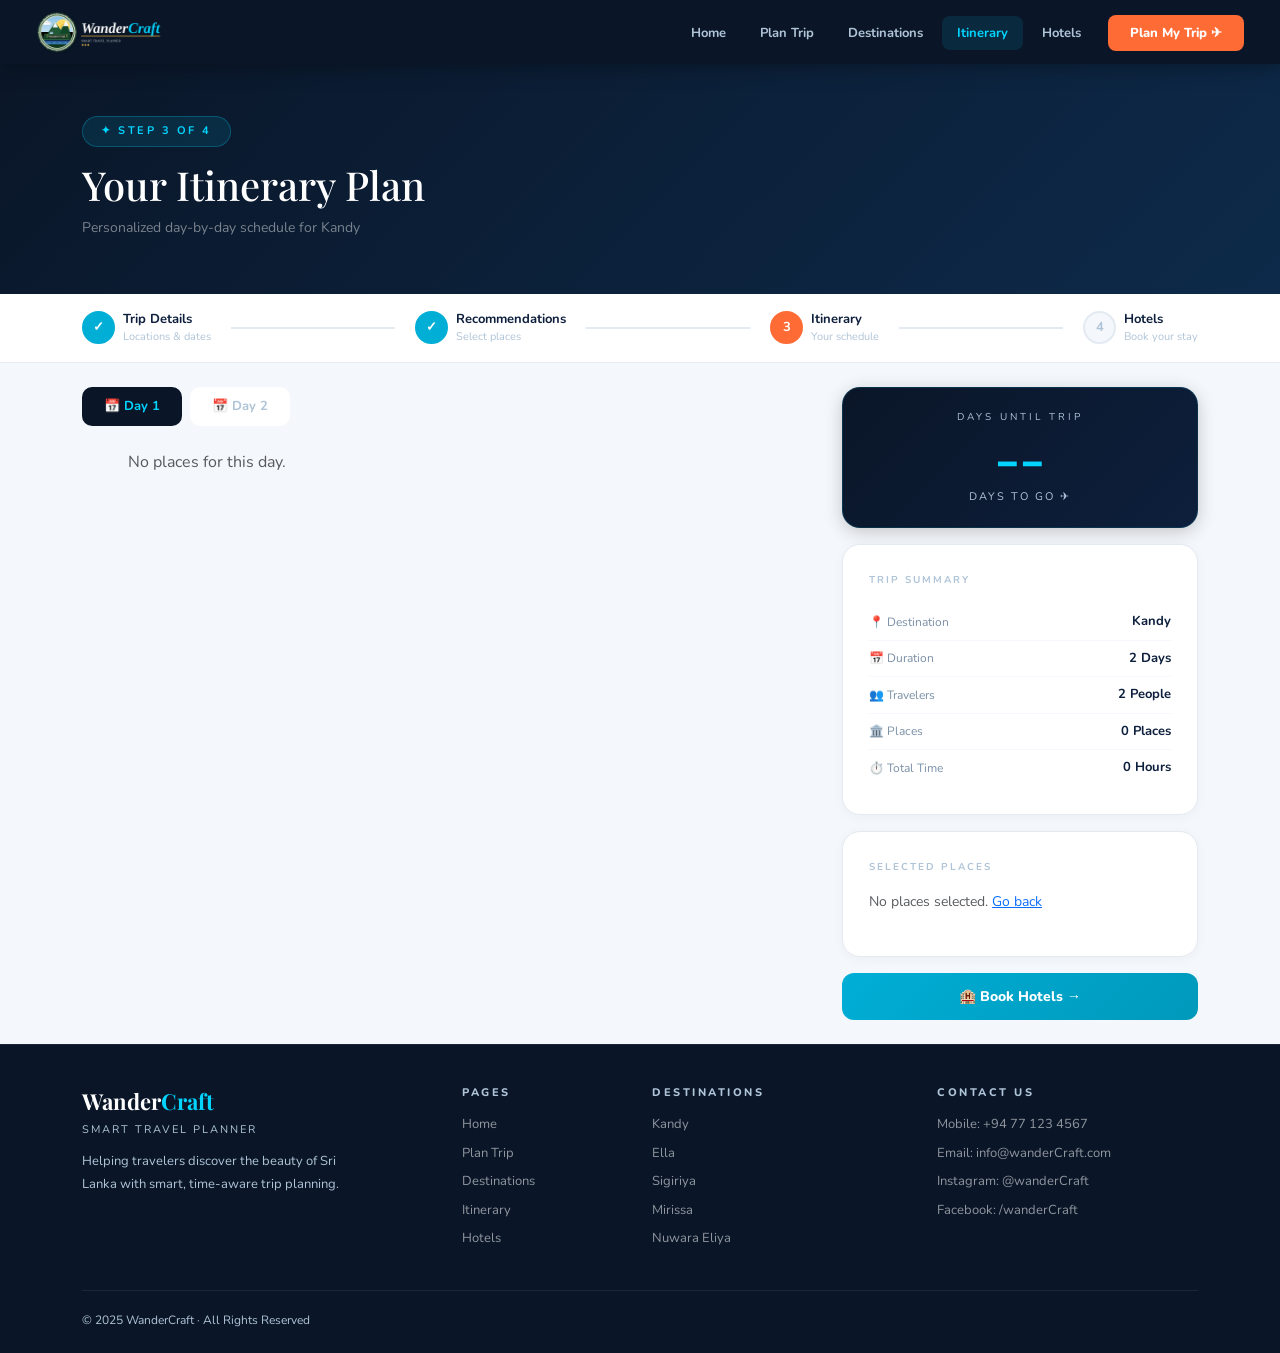
<file: itinerary.html>
<!DOCTYPE html>
<html lang="en">
<head>
    <meta charset="UTF-8">
    <meta name="viewport" content="width=device-width, initial-scale=1.0">
    <title>WanderCraft</title>
    <link href="https://cdn.jsdelivr.net/npm/bootstrap@5.3.0/dist/css/bootstrap.min.css" rel="stylesheet"/>
    <link href="https://cdn.jsdelivr.net/npm/bootstrap-icons@1.10.5/font/bootstrap-icons.css" rel="stylesheet"/>
    <link href="https://fonts.googleapis.com/css2?family=Playfair+Display:ital,wght@0,700;1,700&family=Nunito:wght@300;400;600;700;800&display=swap" rel="stylesheet"/>
    <link rel="stylesheet" href="style.css"/>
</head>
<body>

    <nav class="navbar navbar-expand-lg wc-navbar sticky-top">
        <div class="container-fluid">
            <a class="wc-logo-wrap" href="index.html">
                <img src="images/logo.png" alt="WanderCraft" class="wc-nav-logo"/>
            </a>
            <button class="navbar-toggler" type="button" data-bs-toggle="collapse" data-bs-target="#navMenu">
                <i class="bi bi-list text-white fs-4"></i>
            </button>
            <div class="collapse navbar-collapse" id="navMenu">
                <ul class="navbar-nav ms-auto align-items-center gap-1 py-2 py-lg-0">
                    <li><a class="wc-nav-link" href="index.html">Home</a></li>
                    <li><a class="wc-nav-link" href="plain.html">Plan Trip</a></li>
                    <li><a class="wc-nav-link" href="destinations.html">Destinations</a></li>
                    <li><a class="wc-nav-link active-page" href="itinerary.html">Itinerary</a></li>
                    <li><a class="wc-nav-link" href="hotels.html">Hotels</a></li>
                    <li class="ms-2"><a class="wc-nav-cta" href="plain.html">Plan My Trip ✈</a></li>
                </ul>
            </div>
        </div>
    </nav>

    <div class="wc-page-header">
        <div class="container">
            <div class="wc-eyebrow">✦ STEP 3 OF 4</div>
            <h2 class="wc-page-title">Your Itinerary Plan</h2>
            <p class="wc-page-sub">Personalized day-by-day schedule for <span id="itin-dest-sub">Kandy</span></p>
        </div>
    </div>

    <div class="wc-steps-bar">
        <div class="container">
            <div class="d-flex align-items-center flex-wrap gap-2">
                <div class="wc-step">
                    <div class="wc-step-circle done">✓</div>
                    <div class="ms-2">
                        <div class="wc-step-lbl">Trip Details</div>
                        <div class="wc-step-sub">Locations &amp; dates</div>
                    </div>
                </div>
                <div class="wc-step-line"></div>
                <div class="wc-step">
                    <div class="wc-step-circle done">✓</div>
                    <div class="ms-2">
                        <div class="wc-step-lbl">Recommendations</div>
                        <div class="wc-step-sub">Select places</div>
                    </div>
                </div>
                <div class="wc-step-line"></div>
                <div class="wc-step">
                    <div class="wc-step-circle active">3</div>
                    <div class="ms-2">
                        <div class="wc-step-lbl">Itinerary</div>
                        <div class="wc-step-sub">Your schedule</div>
                    </div>
                </div>
                <div class="wc-step-line"></div>
                <div class="wc-step">
                    <div class="wc-step-circle">4</div>
                    <div class="ms-2">
                        <div class="wc-step-lbl">Hotels</div>
                        <div class="wc-step-sub">Book your stay</div>
                    </div>
                </div>
            </div>
        </div>
    </div>

    <div class="py-4" style="background:#f4f7fb;">
        <div class="container">
            <div class="row g-4">

                <div class="col-lg-8">
                    <div class="d-flex gap-2 mb-4">
                        <button class="wc-day-tab active-day-tab" id="day1-tab" onclick="switchDay(1)">📅 Day 1</button>
                        <button class="wc-day-tab" id="day2-tab" onclick="switchDay(2)">📅 Day 2</button>
                    </div>
                    <div id="day1-timeline">
                        <div class="wc-timeline" id="day1-content"></div>
                    </div>
                    <div id="day2-timeline" class="d-none">
                        <div class="wc-timeline" id="day2-content"></div>
                    </div>
                    <div class="wc-ov-alert mt-3" id="ov-alert" style="display:none;"></div>
                </div>

                <div class="col-lg-4">
                    <div class="wc-countdown-card mb-3">
                        <div class="wc-cd-label">DAYS UNTIL TRIP</div>
                        <div class="wc-cd-number" id="countdown-num">--</div>
                        <div class="wc-cd-sub">DAYS TO GO ✈</div>
                    </div>
                    <div class="wc-panel mb-3">
                        <div class="wc-side-label mb-3">TRIP SUMMARY</div>
                        <div class="wc-sum-row">
                            <span class="wc-sum-key">📍 Destination</span>
                            <span class="wc-sum-val" id="sum-dest">--</span>
                        </div>
                        <div class="wc-sum-row">
                            <span class="wc-sum-key">📅 Duration</span>
                            <span class="wc-sum-val" id="sum-days">--</span>
                        </div>
                        <div class="wc-sum-row">
                            <span class="wc-sum-key">👥 Travelers</span>
                            <span class="wc-sum-val" id="sum-travelers">--</span>
                        </div>
                        <div class="wc-sum-row">
                            <span class="wc-sum-key">🏛️ Places</span>
                            <span class="wc-sum-val" id="sum-places">--</span>
                        </div>
                        <div class="wc-sum-row">
                            <span class="wc-sum-key">⏱️ Total Time</span>
                            <span class="wc-sum-val" id="sum-time">--</span>
                        </div>
                    </div>
                    <div class="wc-panel mb-3">
                        <div class="wc-side-label mb-3">SELECTED PLACES</div>
                        <div id="selected-places-list">
                            <p class="text-muted small">No places selected yet. <a href="destinations.html">Go back</a></p>
                        </div>
                    </div>
                    <button class="wc-btn-hotels" onclick="window.location.href='hotels.html'">🏨 Book Hotels →</button>
                </div>

            </div>
        </div>
    </div>

    <footer class="wc-footer">
        <div class="container">
            <div class="row g-4">
                <div class="col-lg-4">
                    <div class="wc-footer-brand">Wander<span>Craft</span></div>
                    <div class="wc-footer-tag">SMART TRAVEL PLANNER</div>
                    <p class="wc-footer-desc">Helping travelers discover the beauty of Sri Lanka with smart, time-aware trip planning.</p>
                </div>
                <div class="col-lg-2 col-6">
                    <div class="wc-footer-head">PAGES</div>
                    <a href="index.html" class="wc-footer-link">Home</a>
                    <a href="plain.html" class="wc-footer-link">Plan Trip</a>
                    <a href="destinations.html" class="wc-footer-link">Destinations</a>
                    <a href="itinerary.html" class="wc-footer-link">Itinerary</a>
                    <a href="hotels.html" class="wc-footer-link">Hotels</a>
                </div>
                <div class="col-lg-3 col-6">
                    <div class="wc-footer-head">DESTINATIONS</div>
                    <a href="plain.html" class="wc-footer-link">Kandy</a>
                    <a href="plain.html" class="wc-footer-link">Ella</a>
                    <a href="plain.html" class="wc-footer-link">Sigiriya</a>
                    <a href="plain.html" class="wc-footer-link">Mirissa</a>
                    <a href="plain.html" class="wc-footer-link">Nuwara Eliya</a>
                </div>
                <div class="col-lg-3">
                    <div class="wc-footer-head">CONTACT US</div>
                    <p class="wc-footer-link" style="cursor:default">Mobile: +94 77 123 4567</p>
                    <p class="wc-footer-link" style="cursor:default">Email: info@wanderCraft.com</p>
                    <p class="wc-footer-link" style="cursor:default">Instagram: @wanderCraft</p>
                    <p class="wc-footer-link" style="cursor:default">Facebook: /wanderCraft</p>
                </div>
            </div>
            <div class="wc-footer-bottom">
                <div class="wc-footer-copy">© 2025 WanderCraft · All Rights Reserved</div>
            </div>
        </div>
    </footer>

    <script src="https://cdn.jsdelivr.net/npm/bootstrap@5.3.0/dist/js/bootstrap.bundle.min.js"></script>
    <script src="script.js"></script>

</body>
</html>
</file>
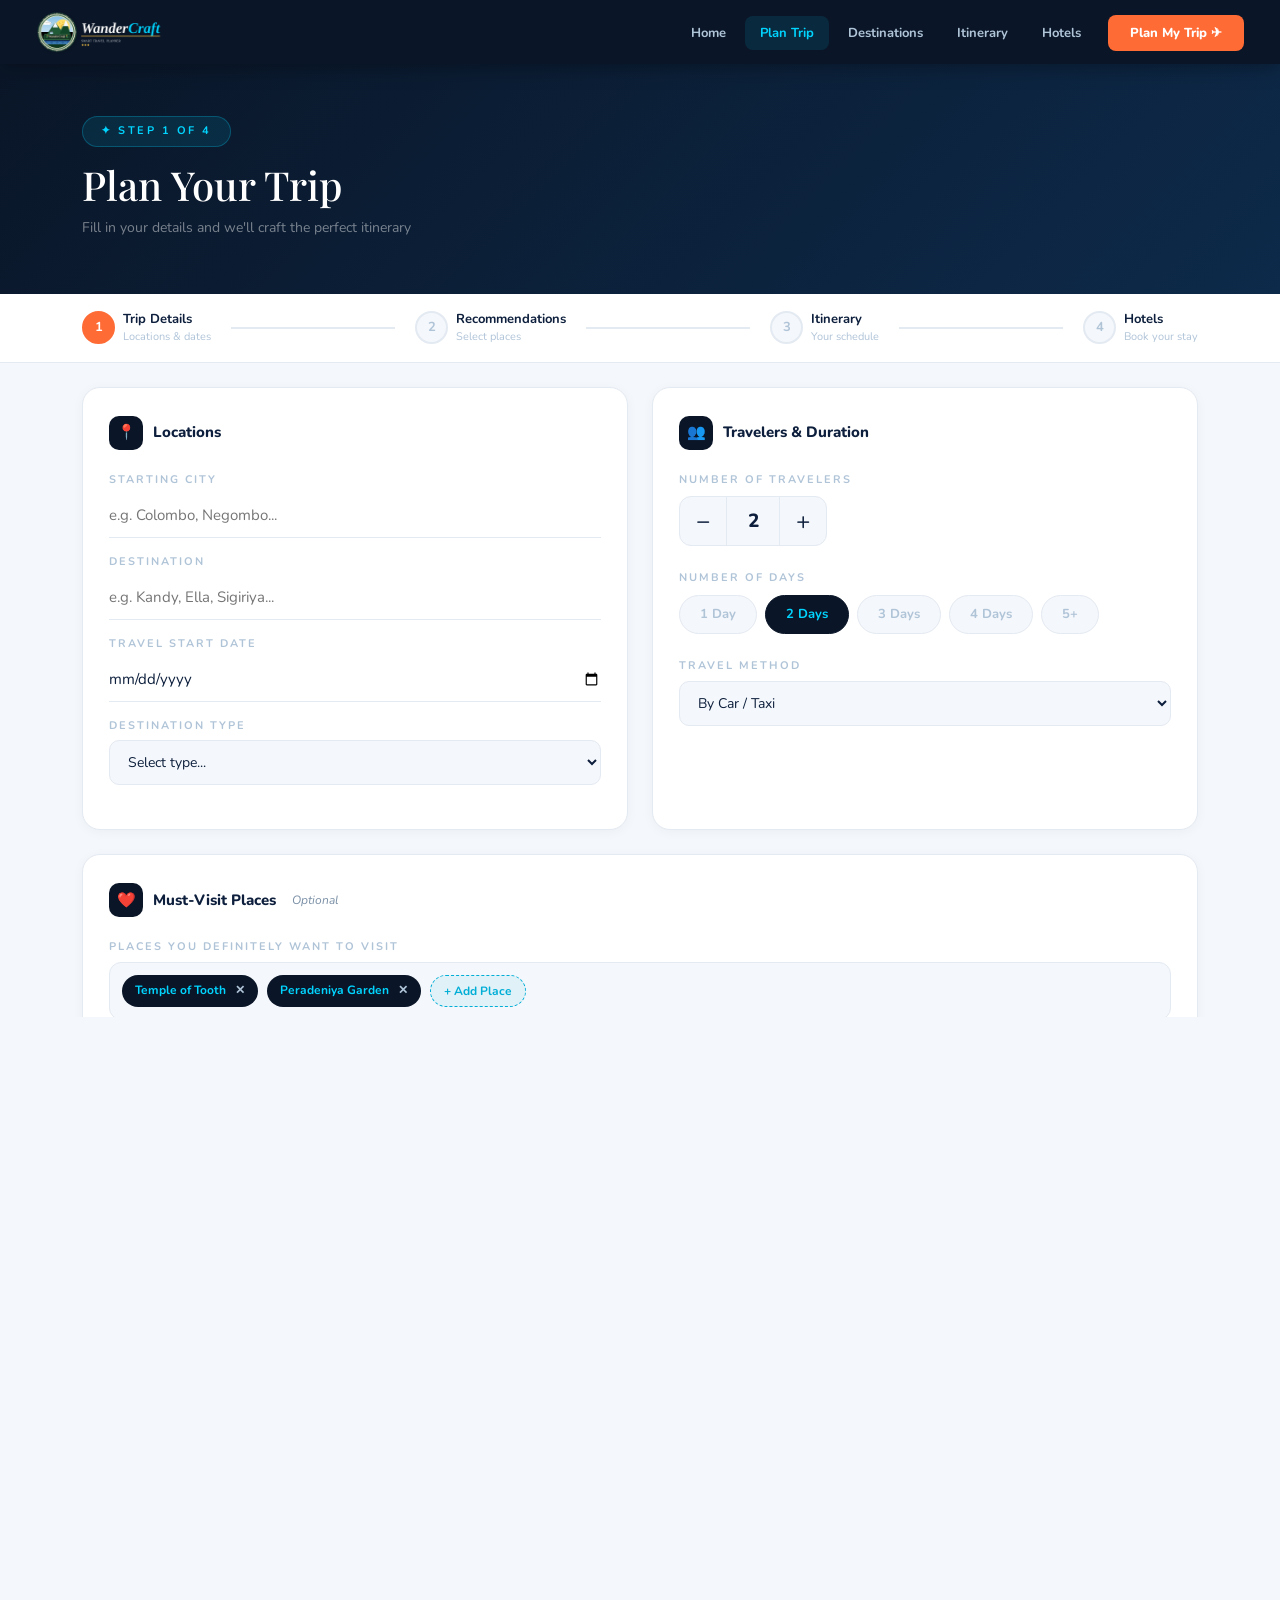
<file: plain.html>
<!DOCTYPE html>
<html lang="en">
<head>
    <meta charset="UTF-8">
    <meta name="viewport" content="width=device-width, initial-scale=1.0">
    <title>WanderCraft</title>
    <link href="https://cdn.jsdelivr.net/npm/bootstrap@5.3.0/dist/css/bootstrap.min.css" rel="stylesheet"/>
    <link href="https://cdn.jsdelivr.net/npm/bootstrap-icons@1.10.5/font/bootstrap-icons.css" rel="stylesheet"/>
    <link href="https://fonts.googleapis.com/css2?family=Playfair+Display:ital,wght@0,700;1,700&family=Nunito:wght@300;400;600;700;800&display=swap" rel="stylesheet"/>
    <link rel="stylesheet" href="style.css"/>
</head>
<body>

    <nav class="navbar navbar-expand-lg wc-navbar sticky-top">
        <div class="container-fluid">
            <a class="wc-logo-wrap" href="index.html">
                <img src="images/logo.png" alt="WanderCraft" class="wc-nav-logo"/>
            </a>
            <button class="navbar-toggler" type="button" data-bs-toggle="collapse" data-bs-target="#navMenu">
                <i class="bi bi-list text-white fs-4"></i>
            </button>
            <div class="collapse navbar-collapse" id="navMenu">
                <ul class="navbar-nav ms-auto align-items-center gap-1 py-2 py-lg-0">
                    <li><a class="wc-nav-link" href="index.html">Home</a></li>
                    <li><a class="wc-nav-link active-page" href="plan.html">Plan Trip</a></li>
                    <li><a class="wc-nav-link" href="destinations.html">Destinations</a></li>
                    <li><a class="wc-nav-link" href="itinerary.html">Itinerary</a></li>
                    <li><a class="wc-nav-link" href="hotels.html">Hotels</a></li>
                    <li class="ms-2"><a class="wc-nav-cta" href="plan.html">Plan My Trip ✈</a></li>
                </ul>
            </div>
        </div>
    </nav>

    <div class="wc-page-header">
        <div class="container">
            <div class="wc-eyebrow">✦ STEP 1 OF 4</div>
            <h2 class="wc-page-title">Plan Your Trip</h2>
            <p class="wc-page-sub">Fill in your details and we'll craft the perfect itinerary</p>
        </div>
    </div>

    <div class="wc-steps-bar">
        <div class="container">
            <div class="d-flex align-items-center flex-wrap gap-2">
                <div class="wc-step">
                    <div class="wc-step-circle active">1</div>
                    <div class="ms-2">
                        <div class="wc-step-lbl">Trip Details</div>
                        <div class="wc-step-sub">Locations &amp; dates</div>
                    </div>
                </div>
                <div class="wc-step-line"></div>
                <div class="wc-step">
                    <div class="wc-step-circle">2</div>
                    <div class="ms-2">
                        <div class="wc-step-lbl">Recommendations</div>
                        <div class="wc-step-sub">Select places</div>
                    </div>
                </div>
                <div class="wc-step-line"></div>
                <div class="wc-step">
                    <div class="wc-step-circle">3</div>
                    <div class="ms-2">
                        <div class="wc-step-lbl">Itinerary</div>
                        <div class="wc-step-sub">Your schedule</div>
                    </div>
                </div>
                <div class="wc-step-line"></div>
                <div class="wc-step">
                    <div class="wc-step-circle">4</div>
                    <div class="ms-2">
                        <div class="wc-step-lbl">Hotels</div>
                        <div class="wc-step-sub">Book your stay</div>
                    </div>
                </div>
            </div>
        </div>
    </div>

    <div class="py-4" style="background:#f4f7fb;">
        <div class="container">
            <div class="row g-4">

                <div class="col-lg-6">
                    <div class="wc-panel h-100">
                        <div class="wc-panel-title">
                            <div class="wc-panel-icon">📍</div> Locations
                        </div>
                        <div class="mb-3">
                            <label class="wc-label">STARTING CITY</label>
                            <input type="text" class="wc-input" placeholder="e.g. Colombo, Negombo..."/>
                        </div>
                        <div class="mb-3">
                            <label class="wc-label">DESTINATION</label>
                            <input type="text" id="inp-dest" class="wc-input" placeholder="e.g. Kandy, Ella, Sigiriya..." oninput="updatePreview()"/>
                            <div id="err-dest" class="wc-err d-none">⚠ Please enter a destination</div>
                        </div>
                        <div class="mb-3">
                            <label class="wc-label">TRAVEL START DATE</label>
                            <input type="date" id="inp-date" class="wc-input" oninput="updatePreview()"/>
                            <div id="err-date" class="wc-err d-none">⚠ Please select a travel date</div>
                        </div>
                        <div class="mb-3">
                            <label class="wc-label">DESTINATION TYPE</label>
                            <select class="wc-select">
                                <option value="">Select type...</option>
                                <option>Cultural &amp; Heritage</option>
                                <option>Nature &amp; Scenery</option>
                                <option>Adventure</option>
                                <option>Religious</option>
                            </select>
                        </div>
                    </div>
                </div>

                <div class="col-lg-6">
                    <div class="wc-panel h-100">
                        <div class="wc-panel-title">
                            <div class="wc-panel-icon">👥</div> Travelers &amp; Duration
                        </div>
                        <div class="mb-4">
                            <label class="wc-label">NUMBER OF TRAVELERS</label>
                            <div class="wc-counter mt-2">
                                <button class="wc-cnt-btn" onclick="changeCount(-1)">−</button>
                                <div class="wc-cnt-val" id="traveler-count">2</div>
                                <button class="wc-cnt-btn" onclick="changeCount(1)">+</button>
                            </div>
                        </div>
                        <div class="mb-4">
                            <label class="wc-label">NUMBER OF DAYS</label>
                            <div class="d-flex gap-2 flex-wrap mt-2">
                                <button class="wc-pill" onclick="selectDays(this,1)">1 Day</button>
                                <button class="wc-pill active-pill" onclick="selectDays(this,2)">2 Days</button>
                                <button class="wc-pill" onclick="selectDays(this,3)">3 Days</button>
                                <button class="wc-pill" onclick="selectDays(this,4)">4 Days</button>
                                <button class="wc-pill" onclick="selectDays(this,5)">5+</button>
                            </div>
                        </div>
                        <div class="mb-3">
                            <label class="wc-label">TRAVEL METHOD</label>
                            <select class="wc-select">
                                <option>By Car / Taxi</option>
                                <option>By Bus</option>
                                <option>By Train</option>
                                <option>By Tuk-tuk</option>
                            </select>
                        </div>
                    </div>
                </div>

                <div class="col-12">
                    <div class="wc-panel">
                        <div class="wc-panel-title">
                            <div class="wc-panel-icon">❤️</div>
                            Must-Visit Places
                            <span style="font-size:12px;color:#7a8fa6;font-weight:400;font-style:italic;margin-left:6px">Optional</span>
                        </div>
                        <div class="mb-3">
                            <label class="wc-label">PLACES YOU DEFINITELY WANT TO VISIT</label>
                            <div class="wc-tags-wrap" id="tags-container">
                                <span class="wc-tag">Temple of Tooth <span onclick="removeTag(this)">✕</span></span>
                                <span class="wc-tag">Peradeniya Garden <span onclick="removeTag(this)">✕</span></span>
                                <button class="wc-tag-add" onclick="addTag()">+ Add Place</button>
                            </div>
                        </div>
                        <div class="mb-3">
                            <label class="wc-label">SPECIAL NOTES</label>
                            <input type="text" class="wc-input" placeholder="e.g. Prefer morning visits, avoid crowds..."/>
                        </div>
                        <div class="wc-live-box mt-3">
                            <div class="wc-live-label">✦ LIVE TRIP PREVIEW</div>
                            <div class="wc-live-main">
                                You are planning a <em id="lp-days">2-day</em> trip to <em id="lp-dest">your destination</em>
                            </div>
                            <div class="d-flex flex-wrap gap-2 mt-3">
                                <span class="wc-live-chip">👥 <strong id="lp-travelers">2</strong> travelers</span>
                                <span class="wc-live-chip">⏱️ <strong id="lp-hours">16h</strong> available</span>
                                <span class="wc-live-chip">📅 <strong id="lp-date">Not set</strong></span>
                            </div>
                        </div>
                        <button class="wc-btn-generate mt-4" onclick="goToReco()">
                            <a href="destinations.html" class="wc-btn-primary">✦ GENERATE MY ITINERARY →</a>
                        </button>
                    </div>
                </div>

            </div>
        </div>
    </div>

    <footer class="wc-footer">
        <div class="container">
            <div class="row g-4">
                <div class="col-lg-4">
                    <div class="wc-footer-brand">Wander<span>Craft</span></div>
                    <div class="wc-footer-tag">SMART TRAVEL PLANNER</div>
                    <p class="wc-footer-desc">Helping travelers discover the beauty of Sri Lanka with smart, time-aware trip planning.</p>
                </div>
                <div class="col-lg-2 col-6">
                    <div class="wc-footer-head">PAGES</div>
                    <a href="index.html" class="wc-footer-link">Home</a>
                    <a href="plan.html" class="wc-footer-link">Plan Trip</a>
                    <a href="destinations.html" class="wc-footer-link">Destinations</a>
                    <a href="itinerary.html" class="wc-footer-link">Itinerary</a>
                    <a href="hotels.html" class="wc-footer-link">Hotels</a>
                </div>
                <div class="col-lg-3 col-6">
                    <div class="wc-footer-head">DESTINATIONS</div>
                    <a href="plan.html" class="wc-footer-link">Kandy</a>
                    <a href="plan.html" class="wc-footer-link">Ella</a>
                    <a href="plan.html" class="wc-footer-link">Sigiriya</a>
                    <a href="plan.html" class="wc-footer-link">Mirissa</a>
                    <a href="plan.html" class="wc-footer-link">Nuwara Eliya</a>
                </div>
                <div class="col-lg-3">
                    <div class="wc-footer-head">CONTACT US</div>
                    <p class="wc-footer-link" style="cursor:default">Mobile: +94 77 123 4567</p>
                    <p class="wc-footer-link" style="cursor:default">Email: info@wanderCraft.com</p>
                    <p class="wc-footer-link" style="cursor:default">Instagram: @wanderCraft</p>
                    <p class="wc-footer-link" style="cursor:default">Facebook: /wanderCraft</p>
                </div>
            </div>
            <div class="wc-footer-bottom">
                <div class="wc-footer-copy">© 2025 WanderCraft · All Rights Reserved</div>
            </div>
        </div>
    </footer>

    <script src="https://cdn.jsdelivr.net/npm/bootstrap@5.3.0/dist/js/bootstrap.bundle.min.js"></script>
    <script src="script.js"></script>

</body>
</html>
</file>
<file: style.css>
:root {
  --navy:       #0a1628;
  --navy2:      #0d1f3c;
  --cyan:       #00d4ff;
  --cyan-dk:    #00aed6;
  --orange:     #ff6b35;
  --orange-dk:  #e8521e;
  --white:      #ffffff;
  --light-bg:   #f4f7fb;
  --border:     #e4eaf2;
  --muted:      #7a8fa6;
  --muted2:     #b0c4d8;
  --text:       #0d1f3c;
  --gold:       #d4a843;
}

* {
  box-sizing: border-box;
  margin: 0;
  padding: 0;
}
html {
  scroll-behavior: smooth;
}
body {
  font-family: 'Nunito', sans-serif;
  background: var(--light-bg);
  color: var(--text);
}

/*page fade in animation*/
body {
  animation: fadeUp 0.4s ease both;
}
@keyframes fadeUp {
  from { opacity: 0; transform: translateY(16px); }
  to   { opacity: 1; transform: translateY(0); }
}

/*navbar*/
.wc-navbar {
  background: var(--navy) !important;
  min-height: 64px;
  box-shadow: 0 2px 20px rgba(0, 0, 0, 0.35);
  padding: 0 24px;
}
.wc-logo-wrap {
  display: flex;
  align-items: center;
  gap: 10px;
  text-decoration: none;
}
.wc-logo-icon {
  width: 38px;
  height: 38px;
  border-radius: 50%;
  background: linear-gradient(135deg, #1b4332, #40916c);
  display: flex;
  align-items: center;
  justify-content: center;
  font-size: 18px;
  border: 2px solid rgba(255, 255, 255, 0.15);
  flex-shrink: 0;
}
.wc-brand-name {
  font-family: 'Playfair Display', serif;
  font-size: 21px;
  font-weight: 700;
  color: var(--white);
  line-height: 1;
}
.wc-brand-name span {
  color: var(--cyan);
}
.wc-brand-tag {
  font-size: 9px;
  letter-spacing: 2.5px;
  color: var(--muted2);
  display: block;
  margin-top: 2px;
}
.navbar-toggler {
  border: none !important;
}
.navbar-toggler:focus {
  box-shadow: none;
}
.wc-nav-link {
  color: var(--muted2) !important;
  font-size: 13px;
  font-weight: 700;
  padding: 8px 15px !important;
  border-radius: 8px;
  transition: color 0.2s, background 0.2s;
  text-decoration: none;
}
.wc-nav-link:hover {
  color: var(--cyan) !important;
  background: rgba(0, 212, 255, 0.07);
}
.wc-nav-link.active-page {
  color: var(--cyan) !important;
  background: rgba(0, 212, 255, 0.1);
}
.wc-nav-cta {
  background: var(--orange);
  color: var(--white) !important;
  font-size: 13px;
  font-weight: 800;
  padding: 9px 22px;
  border-radius: 8px;
  text-decoration: none;
  transition: background 0.2s, transform 0.15s;
  white-space: nowrap;
}
.wc-nav-cta:hover {
  background: var(--orange-dk);
  transform: translateY(-1px);
  color: var(--white) !important;
}

/*buttons*/
.wc-btn-primary {
  background: var(--orange);
  color: var(--white);
  padding: 13px 30px;
  border-radius: 10px;
  font-size: 14px;
  font-weight: 800;
  border: none;
  cursor: pointer;
  text-decoration: none;
  display: inline-block;
  transition: background 0.2s, transform 0.15s, box-shadow 0.2s;
  box-shadow: 0 4px 14px rgba(255, 107, 53, 0.35);
  font-family: 'Nunito', sans-serif;
}
.wc-btn-primary:hover {
  background: var(--orange-dk);
  transform: translateY(-2px);
  color: var(--white);
}
.wc-btn-outline {
  background: transparent;
  color: var(--cyan);
  padding: 13px 30px;
  border-radius: 10px;
  font-size: 14px;
  font-weight: 700;
  border: 1.5px solid rgba(0, 212, 255, 0.4);
  text-decoration: none;
  display: inline-block;
  transition: background 0.2s, transform 0.15s;
  cursor: pointer;
  font-family: 'Nunito', sans-serif;
}
.wc-btn-outline:hover {
  background: rgba(0, 212, 255, 0.08);
  border-color: var(--cyan);
  color: var(--cyan);
  transform: translateY(-2px);
}



.wc-page-header {
  background: linear-gradient(135deg, var(--navy) 0%, #0d2a4a 100%);
  padding: 52px 0 40px;
}
.wc-eyebrow {
  display: inline-block;
  background: rgba(0, 212, 255, 0.1);
  border: 1px solid rgba(0, 212, 255, 0.25);
  border-radius: 30px;
  padding: 6px 18px;
  font-size: 11px;
  color: var(--cyan);
  letter-spacing: 2.5px;
  font-weight: 700;
  margin-bottom: 14px;
}
.wc-page-title {
  font-family: 'Playfair Display', serif;
  font-size: clamp(28px, 4vw, 40px);
  color: var(--white);
  margin-bottom: 8px;
}
.wc-page-sub {
  font-size: 14px;
  color: rgba(255, 255, 255, 0.45);
}

.wc-steps-bar {
  background: var(--white);
  border-bottom: 1px solid var(--border);
  padding: 16px 0;
}
.wc-step {
  display: flex;
  align-items: center;
}
.wc-step-circle {
  width: 33px;
  height: 33px;
  border-radius: 50%;
  display: flex;
  align-items: center;
  justify-content: center;
  font-size: 13px;
  font-weight: 700;
  background: var(--light-bg);
  color: var(--muted2);
  border: 2px solid var(--border);
  flex-shrink: 0;
}
.wc-step-circle.active {
  background: var(--orange);
  color: var(--white);
  border-color: var(--orange);
}
.wc-step-circle.done {
  background: var(--cyan-dk);
  color: var(--white);
  border-color: var(--cyan-dk);
}
.wc-step-lbl {
  font-size: 13px;
  font-weight: 700;
  color: var(--text);
}
.wc-step-sub {
  font-size: 11px;
  color: var(--muted2);
}
.wc-step-line {
  flex: 1;
  height: 2px;
  background: var(--border);
  margin: 0 12px;
  min-width: 20px;
}



.wc-panel {
  background: var(--white);
  border-radius: 18px;
  padding: 28px 26px;
  border: 1px solid var(--border);
  box-shadow: 0 2px 12px rgba(0, 0, 0, 0.04);
}

.wc-panel-title {
  display: flex;
  align-items: center;
  gap: 10px;
  font-size: 15px;
  font-weight: 800;
  color: var(--text);
  margin-bottom: 22px;
}
.wc-panel-icon {
  width: 34px;
  height: 34px;
  background: var(--navy);
  border-radius: 10px;
  display: flex;
  align-items: center;
  justify-content: center;
  font-size: 15px;
  flex-shrink: 0;
}
.wc-label {
  display: block;
  font-size: 11px;
  font-weight: 700;
  color: var(--muted2);
  letter-spacing: 2px;
  margin-bottom: 6px;
}
.wc-input {
  width: 100%;
  border: none;
  border-bottom: 1.5px solid var(--border);
  padding: 10px 0;
  font-size: 15px;
  color: var(--text);
  background: transparent;
  font-family: 'Nunito', sans-serif;
  transition: border-color 0.2s;
  outline: none;
}
.wc-input:focus {
  border-bottom-color: var(--cyan-dk);
}
.wc-select {
  width: 100%;
  border: 1px solid var(--border);
  border-radius: 10px;
  padding: 11px 14px;
  font-size: 14px;
  color: var(--text);
  background: var(--light-bg);
  font-family: 'Nunito', sans-serif;
  outline: none;
  transition: border-color 0.2s;
}
.wc-select:focus {
  border-color: var(--cyan-dk);
}
.wc-err {
  font-size: 12px;
  color: var(--orange);
  margin-top: 5px;
  font-weight: 600;
}
.wc-counter {
  display: flex;
  align-items: center;
  background: var(--light-bg);
  border: 1.5px solid var(--border);
  border-radius: 12px;
  overflow: hidden;
  width: fit-content;
}
.wc-cnt-btn {
  width: 46px;
  height: 48px;
  border: none;
  background: none;
  font-size: 24px;
  color: var(--text);
  cursor: pointer;
  transition: background 0.15s;
  font-family: 'Nunito', sans-serif;
}
.wc-cnt-btn:hover {
  background: rgba(0, 0, 0, 0.05);
}
.wc-cnt-val {
  width: 54px;
  text-align: center;
  font-size: 19px;
  font-weight: 800;
  color: var(--text);
  border-left: 1px solid var(--border);
  border-right: 1px solid var(--border);
  line-height: 48px;
}
.wc-pill {
  padding: 9px 20px;
  border-radius: 50px;
  font-size: 13px;
  font-weight: 700;
  border: 1.5px solid var(--border);
  color: var(--muted2);
  background: var(--light-bg);
  cursor: pointer;
  transition: all 0.2s;
  font-family: 'Nunito', sans-serif;
}
.wc-pill:hover {
  border-color: var(--navy);
  color: var(--text);
}
.wc-pill.active-pill {
  background: var(--navy);
  color: var(--cyan);
  border-color: var(--navy);
}
.wc-tags-wrap {
  display: flex;
  flex-wrap: wrap;
  gap: 9px;
  padding: 12px;
  border: 1.5px solid var(--border);
  border-radius: 12px;
  background: var(--light-bg);
  min-height: 52px;
}
.wc-tag {
  background: var(--navy);
  color: var(--cyan);
  padding: 6px 13px;
  border-radius: 18px;
  font-size: 12px;
  font-weight: 700;
}
.wc-tag span {
  cursor: pointer;
  margin-left: 6px;
  color: var(--muted2);
}
.wc-tag span:hover {
  color: var(--orange);
}
.wc-tag-add {
  background: rgba(0, 174, 214, 0.08);
  color: var(--cyan-dk);
  border: 1.5px dashed var(--cyan-dk);
  padding: 6px 13px;
  border-radius: 18px;
  font-size: 12px;
  font-weight: 700;
  cursor: pointer;
  font-family: 'Nunito', sans-serif;
  transition: background 0.15s;
}
.wc-tag-add:hover {
  background: rgba(0, 174, 214, 0.16);
}
.wc-optional-tag {
  font-size: 12px;
  color: var(--muted);
  font-weight: 400;
  font-style: italic;
  margin-left: 6px;
}
.wc-btn-generate {
  background: linear-gradient(135deg, var(--orange), var(--orange-dk));
  color: var(--white);
  border: none;
  padding: 16px;
  border-radius: 14px;
  font-size: 14px;
  font-weight: 800;
  letter-spacing: 1.5px;
  cursor: pointer;
  width: 100%;
  transition: opacity 0.2s, transform 0.15s;
  font-family: 'Nunito', sans-serif;
}
.wc-btn-generate:hover {
  opacity: 0.9;
  transform: translateY(-2px);
}



.wc-live-box {
  background: linear-gradient(135deg, var(--navy), var(--navy2));
  border-radius: 14px;
  padding: 22px 26px;
  border: 1px solid rgba(0, 212, 255, 0.14);
}
.wc-live-label {
  font-size: 10px;
  color: var(--cyan);
  letter-spacing: 3px;
  font-weight: 700;
  margin-bottom: 8px;
}
.wc-live-main {
  font-size: 18px;
  color: var(--white);
  font-family: 'Playfair Display', serif;
}
.wc-live-main em {
  color: var(--cyan);
  font-style: italic;
}
.wc-live-chip {
  background: rgba(255, 255, 255, 0.07);
  border: 1px solid rgba(255, 255, 255, 0.1);
  border-radius: 18px;
  padding: 5px 13px;
  font-size: 12px;
  color: rgba(255, 255, 255, 0.65);
}
.wc-live-chip strong {
  color: var(--orange);
}



.wc-dark-card {
  background: rgba(13, 31, 60, 0.9);
  border: 1px solid rgba(0, 212, 255, 0.15);
  border-radius: 20px;
  padding: 18px;
  box-shadow: 0 8px 30px rgba(0, 0, 0, 0.28);
}
.wc-dark-card-label {
  font-size: 10px;
  color: var(--muted2);
  letter-spacing: 2.5px;
  font-weight: 700;
  margin-bottom: 12px;
}
.wc-mini-badge {
  background: rgba(255, 255, 255, 0.15);
  color: var(--white);
  font-size: 10px;
  padding: 3px 10px;
  border-radius: 10px;
  font-weight: 700;
}
.wc-progress-row {
  display: flex;
  align-items: center;
  gap: 10px;
}
.wc-prog-lbl {
  font-size: 12px;
  color: var(--white);
  font-weight: 700;
  min-width: 75px;
}
.wc-prog-val {
  font-size: 12px;
  color: var(--cyan);
  font-weight: 700;
  min-width: 34px;
  text-align: right;
}
.wc-progress-bar-wrap {
  height: 6px;
  background: rgba(255, 255, 255, 0.08);
  border-radius: 3px;
}
.wc-progress-fill {
  background: linear-gradient(90deg, var(--cyan), var(--orange));
  border-radius: 3px;
  transition: width 1.2s ease;
}


.wc-hero {
  background: linear-gradient(135deg, #0a1628 0%, #0d2a4a 50%, #0a2a1a 100%);
  padding: 70px 0 60px;
  min-height: calc(100vh - 64px);
  display: flex;
  align-items: center;
}
.wc-hero-title {
  font-family: 'Playfair Display', serif;
  font-size: clamp(34px, 4.5vw, 54px);
  line-height: 1.12;
  color: var(--white);
}
.wc-hero-title em {
  color: var(--cyan);
  font-style: italic;
}
.wc-hero-sub {
  color: rgba(255, 255, 255, 0.52);
  font-size: 15px;
  line-height: 1.78;
}


.wc-stats-row {
  display: flex;
  align-items: center;
  gap: 28px;
}
.wc-stat-num {
  font-size: 32px;
  color: var(--cyan);
  font-weight: 800;
}
.wc-stat-lbl {
  font-size: 10px;
  color: var(--muted2);
  letter-spacing: 2px;
  margin-top: 3px;
}
.wc-stat-sep {
  width: 1px;
  height: 38px;
  background: rgba(255, 255, 255, 0.1);
}


.wc-section-tag {
  display: inline-block;
  background: rgba(0, 174, 214, 0.08);
  color: var(--cyan-dk);
  font-size: 11px;
  letter-spacing: 3px;
  padding: 6px 18px;
  border-radius: 20px;
  font-weight: 800;
}
.wc-section-tag-light {
  display: inline-block;
  background: rgba(0, 212, 255, 0.1);
  color: var(--cyan);
  font-size: 11px;
  letter-spacing: 3px;
  padding: 6px 18px;
  border-radius: 20px;
  font-weight: 800;
}
.wc-section-title {
  font-family: 'Playfair Display', serif;
  font-size: 34px;
  color: var(--text);
}
.wc-section-sub {
  color: var(--muted);
  font-size: 15px;
}

.wc-feat-card {
  background: var(--light-bg);
  border-radius: 18px;
  padding: 28px 24px;
  border: 1px solid var(--border);
  transition: box-shadow 0.25s, transform 0.25s, background 0.25s;
}
.wc-feat-card:hover {
  box-shadow: 0 8px 28px rgba(0, 0, 0, 0.1);
  transform: translateY(-4px);
  background: var(--white);
}
.wc-feat-icon {
  width: 52px;
  height: 52px;
  background: var(--navy);
  border-radius: 14px;
  display: flex;
  align-items: center;
  justify-content: center;
  font-size: 22px;
  margin-bottom: 18px;
}
.wc-feat-title {
  font-size: 16px;
  font-weight: 800;
  color: var(--text);
  margin-bottom: 8px;
}
.wc-feat-desc {
  font-size: 13px;
  color: var(--muted);
  line-height: 1.72;
}


.wc-dest-section {
  background: var(--navy);
}
.wc-dest-card {
  border-radius: 20px;
  overflow: hidden;
  height: 220px;
  position: relative;
  display: flex;
  align-items: center;
  justify-content: center;
  cursor: pointer;
  transition: transform 0.25s, box-shadow 0.25s;
  text-decoration: none;
}
.wc-dest-card:hover {
  transform: translateY(-6px);
  box-shadow: 0 16px 40px rgba(0, 0, 0, 0.5);
}

.wc-dest-card-overlay {
  position: absolute;
  inset: 0;
  background: linear-gradient(0deg, rgba(0,0,0,0.85), transparent 55%);
}
.wc-dest-card-info {
  position: absolute;
  bottom: 0;
  left: 0;
  right: 0;
  padding: 18px;
  z-index: 2;
}
.wc-dest-card-info h4 {
  font-family: 'Playfair Display', serif;
  color: var(--white);
  font-size: 22px;
  margin-bottom: 4px;
}
.wc-dest-card-tag {
  font-size: 11px;
  color: var(--cyan);
  letter-spacing: 2px;
  font-weight: 700;
}


.wc-slider-wrap {
  overflow: hidden;
  border-radius: 20px;
  position: relative;
}
.wc-slider-track {
  display: flex;
  width: 100%;
  transition: transform 0.5s ease;
  will-change: transform;
}
.wc-slide {
  min-width: 100%;
  height: 200px;
  position: relative;
  overflow: hidden;
  border-radius: 20px;
  flex-shrink: 0;
}
.wc-slide-img {
  width: 100%;
  height: 100%;
  object-fit: cover;
  display: block;
}
.wc-slide-overlay {
  position: absolute;
  inset: 0;
  background: linear-gradient(0deg, rgba(0,0,0,0.6) 0%, transparent 60%);
}
.wc-slide-label {
  position: absolute;
  bottom: 14px;
  left: 16px;
  color: var(--white);
  font-family: 'Playfair Display', serif;
  font-size: 22px;
  font-weight: 700;
  z-index: 2;
}

.wc-slider-btn {
  position: absolute;
  top: 50%;
  transform: translateY(-50%);
  width: 38px;
  height: 38px;
  border-radius: 50%;
  background: rgba(255, 255, 255, 0.2);
  border: none;
  cursor: pointer;
  color: var(--white);
  font-size: 18px;
  display: flex;
  align-items: center;
  justify-content: center;
  transition: background 0.2s;
  z-index: 5;
}
.wc-slider-btn:hover {
  background: rgba(255, 255, 255, 0.35);
}
.wc-slider-prev { 
    left: 10px; 
}
.wc-slider-next { 
    right: 10px; 
}
.wc-slider-dots {
  display: flex;
  justify-content: center;
  gap: 7px;
  margin-top: 12px;
}
.wc-dot {
  width: 8px;
  height: 8px;
  border-radius: 50%;
  background: rgba(0, 0, 0, 0.2);
  border: none;
  cursor: pointer;
  transition: background 0.2s;
}
.wc-dot.active-dot-s {
  background: var(--cyan-dk);
}


.wc-form-bg {
  background: var(--light-bg);
  padding: 32px 0;
}

.wc-trip-bar {
  background: var(--white);
  border-bottom: 1px solid var(--border);
}
.wc-tb-item {
  display: flex;
  align-items: center;
  gap: 10px;
}
.wc-tb-icon { 
    font-size: 22px; 
}
.wc-tb-lbl  { 
    font-size: 10px; 
    color: var(--muted2); 
    letter-spacing: 1.5px; 
}
.wc-tb-val  { 
    font-size: 15px; 
    font-weight: 800; 
    color: var(--text); 
}
.wc-tb-sep  { 
    width: 1px; 
    height: 34px; 
    background: var(--border); 
}

.wc-search-bar {
  display: flex;
  align-items: center;
  gap: 14px;
  background: var(--white);
  border: 1.5px solid var(--border);
  border-radius: 12px;
  padding: 12px 20px;
  transition: border-color 0.2s;
}
.wc-search-bar:focus-within {
  border-color: var(--cyan-dk);
}
.wc-search-icon  { 
    color: var(--muted2); 
    font-size: 18px; 
}
.wc-search-input {
  flex: 1;
  border: none;
  outline: none;
  font-size: 14px;
  color: var(--text);
  font-family: 'Nunito', sans-serif;
  background: transparent;
}
.wc-search-clear {
  color: var(--muted2);
  cursor: pointer;
  font-size: 18px;
}
.wc-search-clear:hover { 
    color: var(--orange); 
}
.wc-time-warn {
  background: rgba(255, 107, 53, 0.07);
  border: 1px solid rgba(255, 107, 53, 0.2);
  border-radius: 12px;
  padding: 13px 18px;
  font-size: 13px;
  color: var(--orange);
  font-weight: 600;
}
.wc-time-warn.wc-time-danger {
  background: rgba(255, 50, 50, 0.1);
  border-color: rgba(255, 50, 50, 0.4);
  color: #e00;
}
.wc-cat-title { 
    font-size: 18px; 
    font-weight: 800; 
    color: var(--text); 
}
.wc-see-all   { 
    font-size: 13px; 
    color: var(--cyan-dk); 
    font-weight: 700;
    text-decoration: none; }

.wc-see-all:hover { 
    color: var(--cyan); 
}

.wc-place-card {
  background: var(--white);
  border-radius: 18px;
  overflow: hidden;
  border: 2px solid transparent;
  transition: box-shadow 0.2s, border-color 0.2s, transform 0.2s;
  cursor: pointer;
}
.wc-place-card:hover {
  box-shadow: 0 6px 22px rgba(0, 0, 0, 0.1);
  transform: translateY(-3px);
}
.wc-place-card.selected {
  border-color: var(--cyan-dk);
}
.wc-place-img {
  height: 150px;
  position: relative;
  overflow: hidden;
}
.wc-place-check {
  position: absolute;
  top: 10px;
  right: 10px;
  width: 28px;
  height: 28px;
  border-radius: 50%;
  background: var(--cyan-dk);
  color: var(--white);
  display: none;
  align-items: center;
  justify-content: center;
  font-size: 14px;
  font-weight: 700;
}
.wc-place-card.selected .wc-place-check {
  display: flex;
}
.wc-place-body  {
    padding: 14px 16px; 
}
.wc-place-name  { 
    font-size: 14px; 
    font-weight: 800; 
    color: var(--text); 
    margin-bottom: 5px; 
}
.wc-place-meta  { 
    display: flex; 
    gap: 12px; 
    margin-bottom: 12px; 
}
.wc-place-m     { 
    font-size: 11px; 
    color: var(--muted); 
}
.wc-details-btn {
  width: 100%;
  padding: 10px;
  border-radius: 9px;
  background: var(--navy);
  color: var(--white);
  border: none;
  font-size: 13px;
  font-weight: 700;
  cursor: pointer;
  font-family: 'Nunito', sans-serif;
  transition: background 0.2s;
}
.wc-details-btn:hover { 
    background: #162840; 
}
.wc-details-btn.selected-btn { 
    background: var(--cyan-dk); 
}

.gi-1 { 
    background: linear-gradient(145deg, #1e5c38, #0d3a22); 
}
.gi-2 { 
    background: linear-gradient(145deg, #0d2a4a, #1a4a6b); 
}
.gi-3 { 
    background: linear-gradient(145deg, #4a2d0c, #2d1a05); 
}
.gi-4 { 
    background: linear-gradient(145deg, #0d3a3a, #0a2525); 
}
.gi-5 { 
    background: linear-gradient(145deg, #2d0a4a, #1a0530); 
}
.gi-6 { 
    background: linear-gradient(145deg, #3a2000, #1a0e00); 
}

.wc-sel-footer {
  background: var(--navy);
  border-radius: 14px;
  padding: 18px 24px;
  display: flex;
  align-items: center;
  justify-content: space-between;
  flex-wrap: wrap;
  gap: 14px;
}
.wc-sel-count { 
    font-size: 13px; 
    color: var(--muted2); 
}
.wc-sel-count strong { 
    color: var(--cyan); 
    font-size: 17px; 
}
.wc-sel-rem   { 
    font-size: 13px; 
    color: var(--orange); 
    font-weight: 700; 
    margin-top: 4px; 
}

.wc-day-tab {
  padding: 10px 22px;
  border-radius: 10px;
  font-size: 13px;
  font-weight: 700;
  border: none;
  background: var(--white);
  color: var(--muted2);
  cursor: pointer;
  transition: all 0.2s;
  font-family: 'Nunito', sans-serif;
}
.wc-day-tab:hover { 
    background: var(--light-bg); 
}
.wc-day-tab.active-day-tab {
  background: var(--navy);
  color: var(--cyan);
}

  
.wc-timeline {
  position: relative;
  padding-left: 38px;
}
.wc-timeline::before {
  content: '';
  position: absolute;
  left: 13px;
  top: 16px;
  bottom: 16px;
  width: 2px;
  background: linear-gradient(180deg, var(--cyan-dk), rgba(0, 174, 214, 0.08));
}
.wc-tl-item {
  position: relative;
  margin-bottom: 16px;
}
.wc-tl-dot {
  position: absolute;
  left: -30px;
  top: 16px;
  width: 15px;
  height: 15px;
  border-radius: 50%;
  border: 2.5px solid var(--cyan-dk);
  background: var(--white);
}
.wc-tl-dot.active-dot {
  background: var(--cyan-dk);
}
.wc-tl-card {
  background: var(--white);
  border-radius: 14px;
  padding: 16px 18px;
  display: flex;
  gap: 14px;
  align-items: flex-start;
  box-shadow: 0 2px 10px rgba(0, 0, 0, 0.06);
}
.wc-tl-time {
  font-size: 12px;
  font-weight: 800;
  color: var(--cyan-dk);
  min-width: 75px;
  padding-top: 2px;
}
.wc-tl-place {
  font-size: 15px;
  font-weight: 800;
  color: var(--text);
  margin-bottom: 6px;
}
.wc-tl-chip {
  font-size: 11px;
  color: var(--muted);
  background: var(--light-bg);
  padding: 3px 10px;
  border-radius: 8px;
  margin-right: 6px;
  display: inline-block;
}
.wc-ov-alert {
  background: rgba(255, 107, 53, 0.07);
  border: 1px solid rgba(255, 107, 53, 0.2);
  border-radius: 12px;
  padding: 14px 18px;
  font-size: 13px;
  color: var(--orange);
  font-weight: 600;
}

.wc-countdown-card {
  background: linear-gradient(135deg, var(--navy), var(--navy2));
  border-radius: 18px;
  padding: 22px;
  text-align: center;
  border: 1px solid rgba(0, 212, 255, 0.13);
  box-shadow: 0 4px 18px rgba(0, 0, 0, 0.2);
}
.wc-cd-label  { 
    font-size: 10px; 
    color: var(--muted2); 
    letter-spacing: 3px; 
    margin-bottom: 6px; 
}
.wc-cd-number { 
    font-size: 52px; 
    color: var(--cyan); 
    font-weight: 800; 
    font-family: 'Playfair Display', serif; 
    line-height: 1; 
}
.wc-cd-sub    { 
    font-size: 11px; 
    color: var(--muted2); 
    margin-top: 6px; 
    letter-spacing: 2px; 
}
.wc-side-label { 
    font-size: 10px; 
    font-weight: 700; 
    color: var(--muted2); 
    letter-spacing: 2px; 
}
.wc-sum-row {
  display: flex;
  justify-content: space-between;
  align-items: center;
  padding: 8px 0;
  border-bottom: 1px solid var(--light-bg);
}

.wc-sum-row:last-child { 
    border: none; 
}
.wc-sum-key { 
    font-size: 12px; 
    color: var(--muted); 
}
.wc-sum-val { 
    font-size: 13px; 
    font-weight: 700; 
    color: var(--text); 
}
.wc-sel-place-row {
  display: flex;
  align-items: center;
  gap: 10px;
  padding: 8px 0;
  border-bottom: 1px solid var(--light-bg);
}
.wc-sel-place-row:last-child { 
    border: none; 
}
.wc-sp-name { 
    font-size: 13px; 
    font-weight: 700; 
    color: var(--text); 
}
.wc-sp-day  { 
    font-size: 11px; 
    color: var(--muted); 
}
.wc-btn-hotels {
  background: linear-gradient(135deg, var(--cyan-dk), #0099bb);
  color: var(--white);
  border: none;
  padding: 13px;
  border-radius: 12px;
  font-size: 14px;
  font-weight: 800;
  width: 100%;
  cursor: pointer;
  font-family: 'Nunito', sans-serif;
  transition: opacity 0.2s, transform 0.15s;
}
.wc-btn-hotels:hover {
  opacity: 0.9;
  transform: translateY(-2px);
}

.wc-htoggle {
  padding: 10px 24px;
  border-radius: 50px;
  font-size: 13px;
  font-weight: 700;
  border: 1.5px solid var(--border);
  color: var(--muted2);
  background: var(--white);
  cursor: pointer;
  transition: all 0.2s;
  font-family: 'Nunito', sans-serif;
}
.wc-htoggle:hover {
  border-color: var(--navy);
  color: var(--text);
}
.wc-htoggle.active-htoggle {
  background: var(--navy);
  color: var(--cyan);
  border-color: var(--navy);
}

.wc-hotel-card {
  background: var(--white);
  border-radius: 20px;
  overflow: hidden;
  box-shadow: 0 2px 14px rgba(0, 0, 0, 0.07);
  transition: box-shadow 0.25s, transform 0.25s;
  height: 100%;
}
.wc-hotel-card:hover {
  box-shadow: 0 10px 30px rgba(0, 0, 0, 0.13);
  transform: translateY(-4px);
}
.wc-hotel-img {
  height: 170px;
  position: relative;
  overflow: hidden;
}

.wc-hotel-badge {
  position: absolute;
  top: 12px;
  left: 12px;
  padding: 4px 13px;
  border-radius: 18px;
  font-size: 10px;
  font-weight: 800;
  letter-spacing: 1.5px;
}
.badge-budget   { 
    background: rgba(0, 212, 255, 0.9); 
    color: var(--navy); 
}
.badge-standard { 
    background: rgba(255, 107, 53, 0.9); 
    color: var(--white); 
}
.badge-luxury   { 
    background: rgba(255, 215, 60, 0.95); color: #1a0a00; 
}

.hi-1 { 
    background: linear-gradient(145deg, #1a4a6b, #0d2a4a); 
}
.hi-2 { 
    background: linear-gradient(145deg, #1e5c38, #0d3a22); 
}
.hi-3 { 
    background: linear-gradient(145deg, #5a2d0c, #2d1a05); 
}
.hi-4 { 
    background: linear-gradient(145deg, #2d0a4a, #1a0530); 
}
.hi-5 { 
    background: linear-gradient(145deg, #0d3a3a, #052525); 
}
.hi-6 { 
    background: linear-gradient(145deg, #4a1a00, #2d0d00); 
}

.wc-hotel-body   { 
    padding: 18px 18px 16px; 
}
.wc-hotel-name   { 
    font-size: 16px; 
    font-weight: 800; 
    color: var(--text); 
    margin-bottom: 5px; 
}
.wc-hotel-loc    { 
    font-size: 12px; 
    color: var(--muted); 
    margin-bottom: 8px; 
}
.wc-amen {
  font-size: 10px;
  background: var(--light-bg);
  color: var(--muted);
  padding: 4px 10px;
  border-radius: 8px;
  font-weight: 700;
}
.wc-rating-row {
  display: flex;
  align-items: flex-start;
  gap: 10px;
  padding: 10px 0;
  border-top: 1px solid var(--light-bg);
  margin-bottom: 10px;
}
.wc-rating-av {
  width: 34px;
  height: 34px;
  border-radius: 50%;
  background: linear-gradient(135deg, var(--cyan-dk), #0099bb);
  display: flex;
  align-items: center;
  justify-content: center;
  font-size: 15px;
  flex-shrink: 0;
}
.wc-rating-name { 
    font-size: 12px; 
    font-weight: 700; 
    color: var(--text); 
}
.wc-stars       { 
    color: #f59e0b; 
    font-size: 12px; 
}
.wc-rating-txt  { 
    font-size: 11px; 
    color: var(--muted); 
    line-height: 1.5; 
    margin-top: 3px; 
}
.wc-hotel-footer {
  display: flex;
  align-items: center;
  justify-content: space-between;
}
.wc-price { 
    font-size: 21px; 
    font-weight: 800; 
    color: var(--text); 
    font-family: 'Playfair Display', serif; }
.wc-per   { 
    font-size: 11px; 
    color: var(--muted); 
}
.wc-book-btn {
  background: var(--orange);
  color: var(--white);
  border: none;
  padding: 10px 20px;
  border-radius: 9px;
  font-size: 12px;
  font-weight: 700;
  cursor: pointer;
  font-family: 'Nunito', sans-serif;
  transition: background 0.2s;
}
.wc-book-btn:hover { 
    background: var(--orange-dk); 
}

.wc-modal {
  border-radius: 20px;
  overflow: hidden;
  border: none;
}
.wc-modal-header {
  background: var(--navy);
  color: var(--white);
  border: none;
  padding: 20px 24px;
}
.wc-modal-hotel-name {
  font-size: 18px;
  font-weight: 800;
  color: var(--text);
  font-family: 'Playfair Display', serif;
}
.wc-success-icon  { 
    font-size: 60px; 
}
.wc-success-title { 
    font-family: 'Playfair Display', serif; 
    font-size: 24px; color: var(--text); 
}
.wc-success-sub   { 
    font-size: 14px; 
    color: var(--muted); 
}

.wc-footer {
  background: var(--navy);
  border-top: 1px solid rgba(255, 255, 255, 0.07);
  padding: 40px 0 24px;
}
.wc-footer-brand {
  font-family: 'Playfair Display', serif;
  font-size: 22px;
  color: var(--white);
  font-weight: 700;
}
.wc-footer-brand span { 
    color: var(--cyan); 
}
.wc-footer-tag   { 
    font-size: 11px; 
    color: var(--muted2); 
    letter-spacing: 2px; 
    margin-top: 4px; 
}
.wc-footer-desc  { 
    font-size: 13px; 
    color: var(--muted2); 
    line-height: 1.75; 
    margin-top: 12px; 
    max-width: 260px; 
}
.wc-footer-head  { 
    font-size: 11px; 
    font-weight: 800; 
    color: var(--muted2); 
    letter-spacing: 2.5px; 
    margin-bottom: 14px; 
}
.wc-footer-link  {
  display: block;
  color: rgba(255, 255, 255, 0.55);
  font-size: 13px;
  text-decoration: none;
  margin-bottom: 9px;
  transition: color 0.2s;
}
.wc-footer-link:hover { 
    color: var(--cyan); 
}
.wc-footer-bottom {
  border-top: 1px solid rgba(255, 255, 255, 0.07);
  margin-top: 32px;
  padding-top: 20px;
  display: flex;
  justify-content: space-between;
  align-items: center;
  flex-wrap: wrap;
  gap: 10px;
}
.wc-footer-copy { 
    font-size: 12px; 
    color: var(--muted2); 
}
.wc-footer-badges { 
    display: flex; gap: 8px; 
}
.wc-f-badge {
  background: rgba(255, 255, 255, 0.07);
  border: 1px solid rgba(255, 255, 255, 0.1);
  border-radius: 8px;
  padding: 4px 12px;
  font-size: 11px;
  color: var(--muted2);
  font-weight: 700;
}

@media (max-width: 992px) {
    .wc-step-line    { 
    min-width: 10px; 
    margin: 0 6px; 
    }
    
    .wc-step-lbl     { 
    font-size: 11px; 
}
    
    .wc-step-sub     { 
    font-size: 10px; 
    }
}

@media (max-width: 768px) {
    .wc-hero         { 
    padding: 40px 0;   
    }   

    .wc-page-title   { 
    font-size: 26px; 
    }

    .wc-stats-row    { 
        gap: 18px; 
    }

    .wc-stat-num     { 
        font-size: 26px; 
    }
    .wc-step         { 
        width: 100%; 
    }
    .wc-step-line    { 
        display: none; 
    }
    .wc-steps-bar .d-flex  { 
        flex-wrap: wrap; 
        gap: 10px; 
    }
    .wc-trip-bar .d-flex   { 
        flex-wrap: wrap; 
        gap: 14px; 
    }
    .wc-tb-sep             { 
        display: none; 
    }
    .wc-sel-footer         { 
        flex-direction: column; 
        align-items: flex-start; 
    }
    .wc-footer-bottom      { 
        flex-direction: column; 
        text-align: center; 
    }
}


.wc-nav-logo {
  height: 44px;
  width: auto;
  object-fit: contain;
}

.wc-dest-card {
  cursor: pointer;
}
.wc-dest-bg-img {
  position: absolute;
  inset: 0;
  width: 100%;
  height: 100%;
  object-fit: cover;
  transition: transform 0.4s ease;
}
.wc-dest-card:hover .wc-dest-bg-img {
  transform: scale(1.07);
}
.wc-dest-click-hint {
  font-size: 11px;
  color: rgba(255, 255, 255, 0.7);
  font-weight: 700;
  letter-spacing: 1px;
  opacity: 0;
  transform: translateY(4px);
  transition: opacity 0.25s, transform 0.25s;
}
.wc-dest-card:hover .wc-dest-click-hint {
  opacity: 1;
  transform: translateY(0);
}

.wc-dest-modal {
  border-radius: 20px;
  overflow: hidden;
  border: none;
}
.wc-dest-modal-hero {
  position: relative;
  height: 240px;
  overflow: hidden;
  background: var(--navy);
}
.wc-dest-modal-hero img {
  width: 100%;
  height: 100%;
  object-fit: cover;
}
.wc-dest-modal-overlay {
  position: absolute;
  inset: 0;
  background: linear-gradient(0deg, rgba(0,0,0,0.85) 0%, rgba(0,0,0,0.2) 60%);
}
.wc-dest-modal-hero-info {
  position: absolute;
  bottom: 20px;
  left: 24px;
  z-index: 2;
}
.wc-dest-modal-title {
  font-family: 'Playfair Display', serif;
  font-size: 32px;
  color: var(--white);
  font-weight: 700;
  margin: 0;
}
.wc-dest-modal-close {
  position: absolute;
  top: 14px;
  right: 14px;
  z-index: 3;
  width: 34px;
  height: 34px;
  border-radius: 50%;
  background: rgba(255, 255, 255, 0.2);
  border: none;
  color: var(--white);
  font-size: 15px;
  cursor: pointer;
  display: flex;
  align-items: center;
  justify-content: center;
  transition: background 0.2s;
  backdrop-filter: blur(4px);
}
.wc-dest-modal-close:hover {
  background: rgba(255, 255, 255, 0.35);
}
.wc-dest-modal-intro {
  font-size: 14px;
  color: var(--muted);
  line-height: 1.8;
  margin-bottom: 16px;
}
.wc-dest-modal-chip {
  background: var(--light-bg);
  border: 1px solid var(--border);
  border-radius: 20px;
  padding: 5px 14px;
  font-size: 12px;
  font-weight: 700;
  color: var(--text);
}
.wc-dest-modal-sub-title {
  font-size: 15px;
  font-weight: 800;
  color: var(--text);
  margin-bottom: 4px;
}

.wc-place-mini-card {
  border-radius: 14px;
  overflow: hidden;
  background: var(--white);
  border: 1px solid var(--border);
  transition: box-shadow 0.2s, transform 0.2s;
}
.wc-place-mini-card:hover {
  box-shadow: 0 6px 18px rgba(0, 0, 0, 0.1);
  transform: translateY(-3px);
}
.wc-place-mini-img {
  width: 100%;
  height: 130px;
  object-fit: cover;
}
.wc-place-mini-body {
  padding: 10px 12px 12px;
}
.wc-place-mini-name {
  font-size: 13px;
  font-weight: 800;
  color: var(--text);
  margin-bottom: 4px;
}
.wc-place-mini-meta {
  font-size: 11px;
  color: var(--muted);
}

.wc-dest-section-sub {
  color: rgba(255, 255, 255, 0.45);
  font-size: 15px;
  margin-top: 8px;
}

.wc-dest-modal-hero img {
  position: absolute;
  inset: 0;
  width: 100%;
  height: 100%;
  object-fit: cover;
}
</file>
